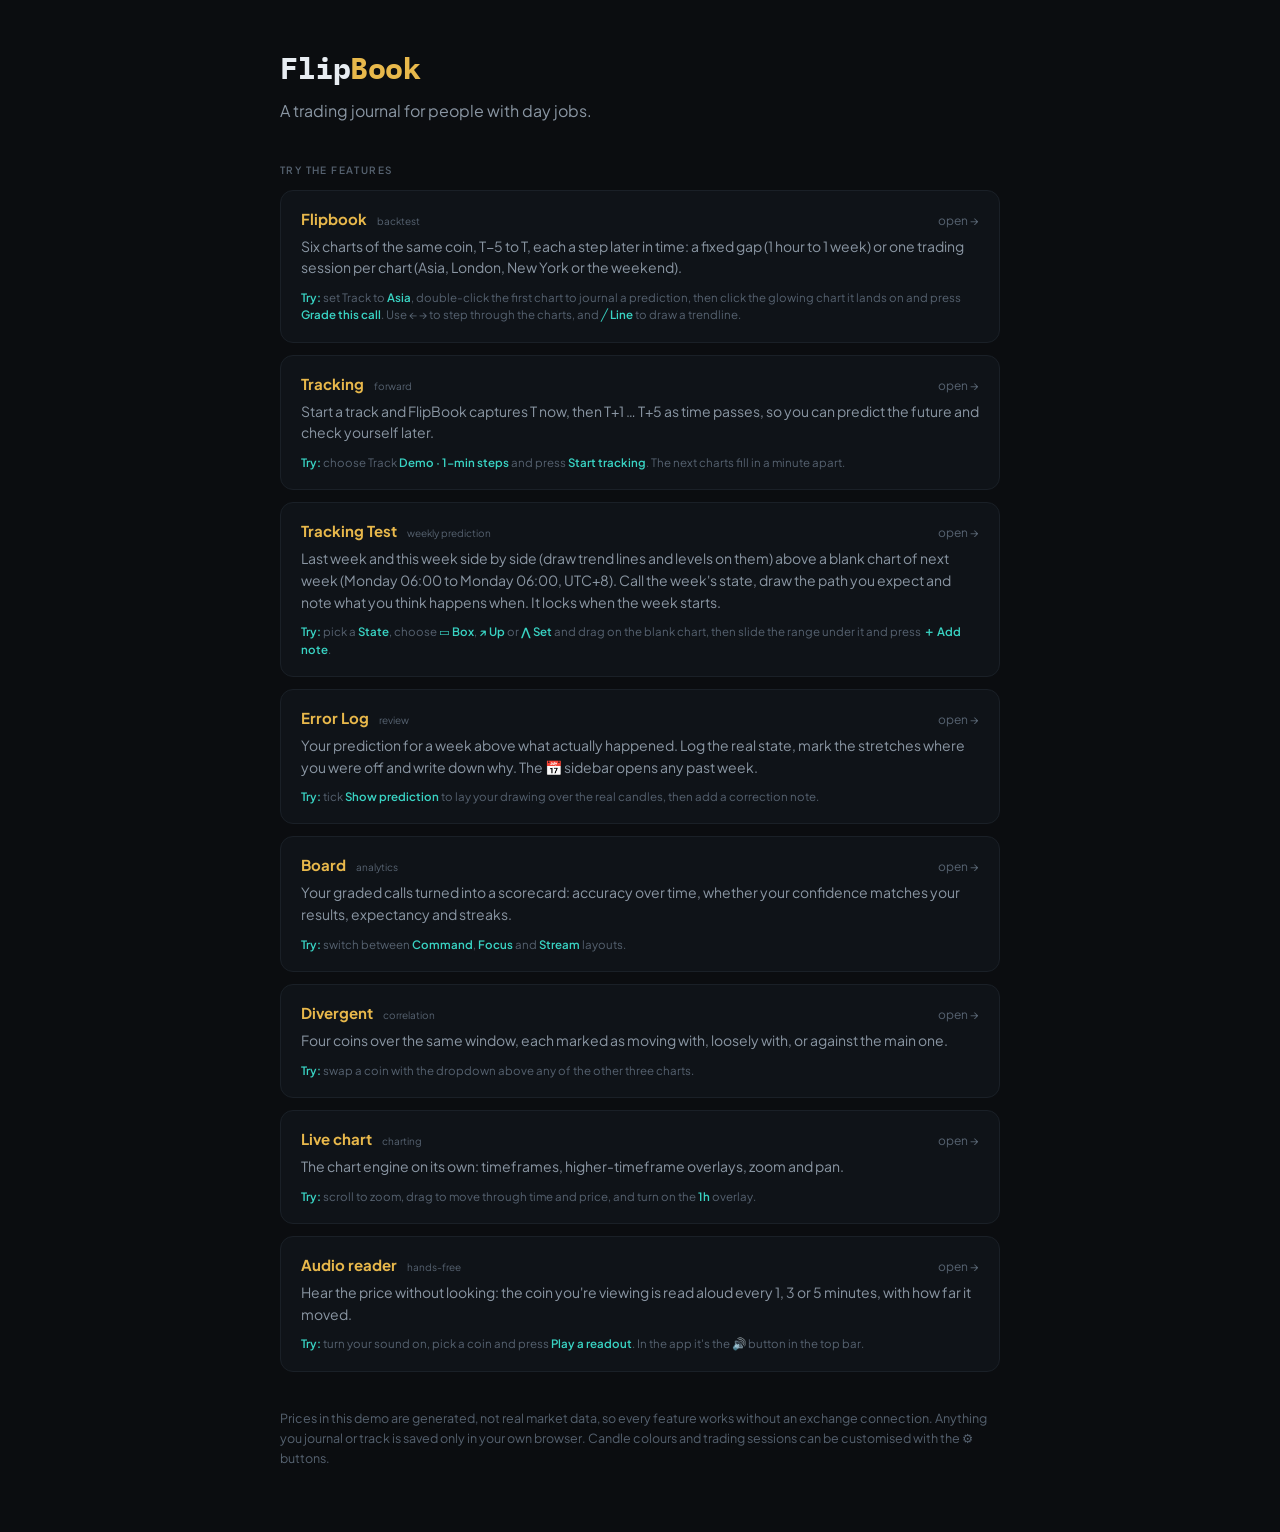
<file: index.html>
<!DOCTYPE html>
<html lang="en">
<head>
<meta charset="UTF-8">
<meta name="viewport" content="width=device-width, initial-scale=1.0">
<title>FlipBook · demo</title>
<link rel="preconnect" href="https://fonts.googleapis.com">
<link rel="preconnect" href="https://fonts.gstatic.com" crossorigin>
<link href="https://fonts.googleapis.com/css2?family=Plus+Jakarta+Sans:wght@400;500;600;700&family=IBM+Plex+Mono:wght@700&display=swap" rel="stylesheet">
<link rel="stylesheet" href="./lib/flipbook-tokens.css">
<style>
  * { margin: 0; padding: 0; box-sizing: border-box; }
  body { background: var(--bg); color: var(--ink); font-family: var(--sans); min-height: 100vh; }
  main { max-width: 760px; margin: 0 auto; padding: 48px 20px 64px; }
  .logo { font-family: var(--logo); font-size: 30px; font-weight: 700; letter-spacing: -0.5px; }
  .logo b { color: var(--amber); }
  .lede { margin-top: 12px; font-size: 16px; line-height: 1.55; color: var(--ink-dim); max-width: 600px; }
  h2 { margin: 40px 0 14px; font-family: var(--mono); font-size: 10px; letter-spacing: 1.4px; text-transform: uppercase; color: var(--ink-faint); font-weight: 600; }
  .cards { display: grid; gap: 12px; }
  a.card { display: block; text-decoration: none; color: inherit; background: var(--panel); border: 1px solid var(--panel-edge); border-radius: 13px; padding: 18px 20px; transition: border-color .15s, transform .15s; }
  a.card:hover { border-color: var(--amber); transform: translateY(-1px); }
  .card .top { display: flex; align-items: baseline; gap: 10px; }
  .card h3 { font-family: var(--mono); font-size: 15px; font-weight: 700; color: var(--amber); }
  .card .tag { font-family: var(--mono); font-size: 10px; color: var(--ink-faint); }
  .card .go { margin-left: auto; font-family: var(--mono); font-size: 12px; color: var(--ink-faint); }
  .card p { margin-top: 8px; font-size: 14px; line-height: 1.55; color: var(--ink-dim); }
  .card .try { margin-top: 10px; font-family: var(--mono); font-size: 11.5px; line-height: 1.5; color: var(--ink-faint); }
  .card .try b { color: var(--teal); font-weight: 600; }
  footer { margin-top: 36px; font-size: 12.5px; line-height: 1.6; color: var(--ink-faint); }
</style>
</head>
<body>
<main>
  <div class="logo">Flip<b>Book</b></div>
  <p class="lede">A trading journal for people with day jobs.</p>

  <h2>Try the features</h2>
  <div class="cards">
    <a class="card" href="flipbook.html">
      <div class="top"><h3>Flipbook</h3><span class="tag">backtest</span><span class="go">open →</span></div>
      <p>Six charts of the same coin, T−5 to T, each a step later in time: a fixed gap (1 hour to 1 week) or one trading session per chart (Asia, London, New York or the weekend).</p>
      <p class="try"><b>Try:</b> set Track to <b>Asia</b>, double-click the first chart to journal a prediction, then click the glowing chart it lands on and press <b>Grade this call</b>. Use ← → to step through the charts, and <b>╱ Line</b> to draw a trendline.</p>
    </a>
    <a class="card" href="tracking.html">
      <div class="top"><h3>Tracking</h3><span class="tag">forward</span><span class="go">open →</span></div>
      <p>Start a track and FlipBook captures T now, then T+1 … T+5 as time passes, so you can predict the future and check yourself later.</p>
      <p class="try"><b>Try:</b> choose Track <b>Demo · 1-min steps</b> and press <b>Start tracking</b>. The next charts fill in a minute apart.</p>
    </a>
    <a class="card" href="tracking-test.html">
      <div class="top"><h3>Tracking Test</h3><span class="tag">weekly prediction</span><span class="go">open →</span></div>
      <p>Last week and this week side by side (draw trend lines and levels on them) above a blank chart of next week (Monday 06:00 to Monday 06:00, UTC+8). Call the week's state, draw the path you expect and note what you think happens when. It locks when the week starts.</p>
      <p class="try"><b>Try:</b> pick a <b>State</b>, choose <b>▭ Box</b>, <b>↗ Up</b> or <b>⋀ Set</b> and drag on the blank chart, then slide the range under it and press <b>＋ Add note</b>.</p>
    </a>
    <a class="card" href="error-log.html">
      <div class="top"><h3>Error Log</h3><span class="tag">review</span><span class="go">open →</span></div>
      <p>Your prediction for a week above what actually happened. Log the real state, mark the stretches where you were off and write down why. The 📅 sidebar opens any past week.</p>
      <p class="try"><b>Try:</b> tick <b>Show prediction</b> to lay your drawing over the real candles, then add a correction note.</p>
    </a>
    <a class="card" href="dashboard.html">
      <div class="top"><h3>Board</h3><span class="tag">analytics</span><span class="go">open →</span></div>
      <p>Your graded calls turned into a scorecard: accuracy over time, whether your confidence matches your results, expectancy and streaks.</p>
      <p class="try"><b>Try:</b> switch between <b>Command</b>, <b>Focus</b> and <b>Stream</b> layouts.</p>
    </a>
    <a class="card" href="divergent.html">
      <div class="top"><h3>Divergent</h3><span class="tag">correlation</span><span class="go">open →</span></div>
      <p>Four coins over the same window, each marked as moving with, loosely with, or against the main one.</p>
      <p class="try"><b>Try:</b> swap a coin with the dropdown above any of the other three charts.</p>
    </a>
    <a class="card" href="engine-demo.html">
      <div class="top"><h3>Live chart</h3><span class="tag">charting</span><span class="go">open →</span></div>
      <p>The chart engine on its own: timeframes, higher-timeframe overlays, zoom and pan.</p>
      <p class="try"><b>Try:</b> scroll to zoom, drag to move through time and price, and turn on the <b>1h</b> overlay.</p>
    </a>
    <a class="card" href="audio.html">
      <div class="top"><h3>Audio reader</h3><span class="tag">hands-free</span><span class="go">open →</span></div>
      <p>Hear the price without looking: the coin you're viewing is read aloud every 1, 3 or 5 minutes, with how far it moved.</p>
      <p class="try"><b>Try:</b> turn your sound on, pick a coin and press <b>Play a readout</b>. In the app it's the <b>🔊</b> button in the top bar.</p>
    </a>
  </div>

  <footer>Prices in this demo are generated, not real market data, so every feature works without an exchange connection. Anything you journal or track is saved only in your own browser. Candle colours and trading sessions can be customised with the ⚙ buttons.</footer>
</main>
</body>
</html>
</file>
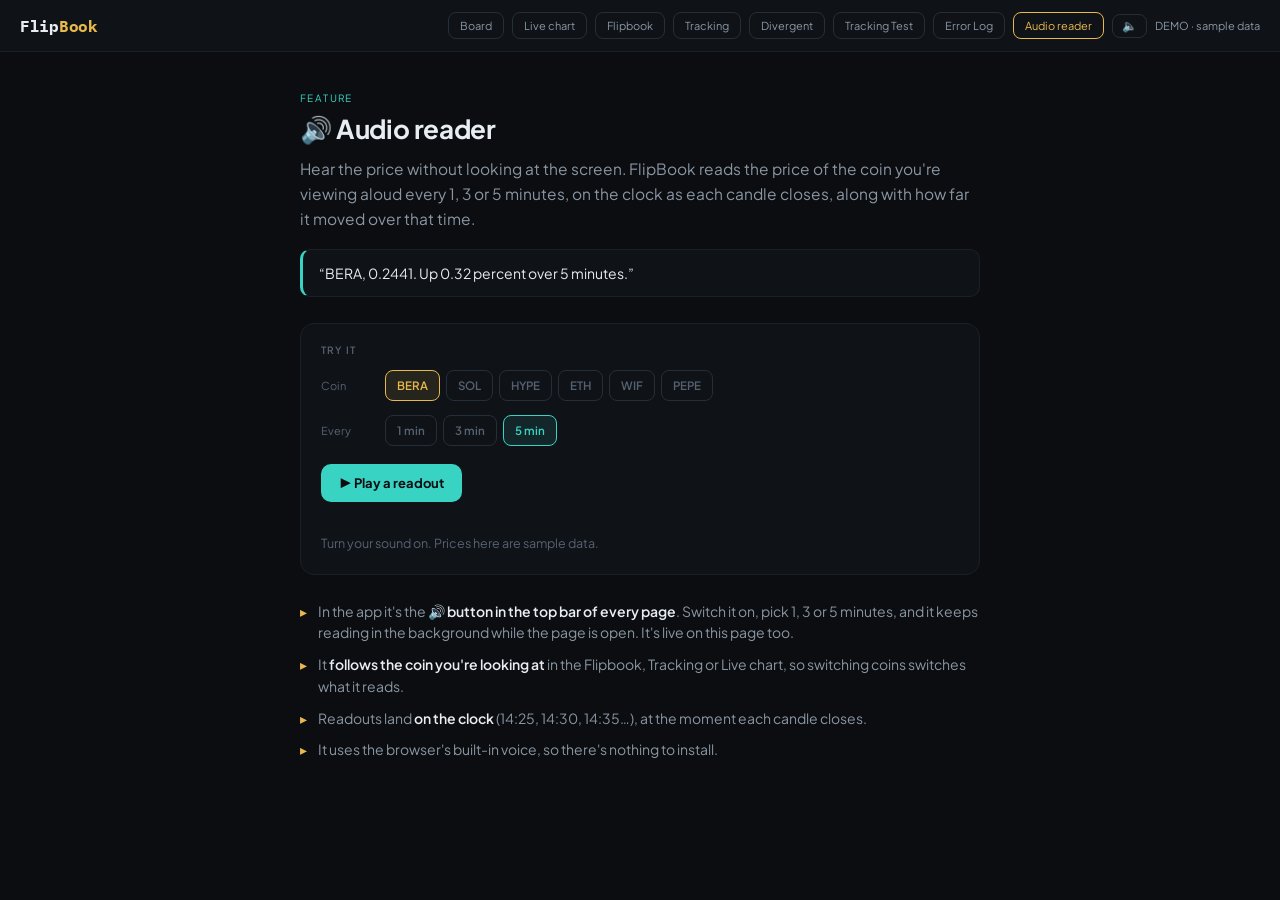
<file: audio.html>
<!DOCTYPE html>
<html lang="en">
<head>
<meta charset="UTF-8">
<meta name="viewport" content="width=device-width, initial-scale=1.0">
<title>FlipBook · audio reader</title>
<link rel="preconnect" href="https://fonts.googleapis.com">
<link rel="preconnect" href="https://fonts.gstatic.com" crossorigin>
<link href="https://fonts.googleapis.com/css2?family=Plus+Jakarta+Sans:wght@400;500;600;700&family=IBM+Plex+Mono:wght@700&display=swap" rel="stylesheet">
<link rel="stylesheet" href="./lib/flipbook-tokens.css">
<style>
  * { margin: 0; padding: 0; box-sizing: border-box; }
  html, body { min-height: 100%; }
  body { background: var(--bg); color: var(--ink); font-family: var(--sans); }
  header { display: flex; align-items: center; gap: 14px; padding: 12px 20px; border-bottom: 1px solid var(--panel-edge); background: var(--panel); }
  .logo { font-family: var(--logo); font-size: 16px; font-weight: 700; letter-spacing: -0.3px; text-decoration: none; color: inherit; }
  .logo b { color: var(--amber); }
  nav { margin-left: auto; display: flex; flex-wrap: wrap; justify-content: flex-end; gap: 8px; align-items: center; }
  nav a { font-family: var(--mono); font-size: 11px; color: var(--ink-dim); text-decoration: none; border: 1px solid var(--line); border-radius: 8px; padding: 6px 11px; }
  nav a:hover { color: var(--ink); border-color: var(--ink-faint); }
  nav a.on { color: var(--amber); border-color: var(--amber); }

  main { max-width: 720px; margin: 0 auto; padding: 40px 20px 60px; }
  .eyebrow { font-family: var(--mono); font-size: 10px; letter-spacing: 1.4px; text-transform: uppercase; color: var(--teal); }
  h1 { margin-top: 8px; font-family: var(--mono); font-size: 26px; letter-spacing: -0.4px; }
  .lede { margin-top: 12px; font-size: 15.5px; line-height: 1.6; color: var(--ink-dim); }
  .quote { margin-top: 18px; font-family: var(--mono); font-size: 14px; color: var(--ink); background: var(--panel); border: 1px solid var(--panel-edge); border-left: 3px solid var(--teal); border-radius: 10px; padding: 14px 16px; }

  .card { margin-top: 26px; background: var(--panel); border: 1px solid var(--panel-edge); border-radius: 14px; padding: 20px; }
  .card h2 { font-family: var(--mono); font-size: 10px; letter-spacing: 1.2px; text-transform: uppercase; color: var(--ink-faint); font-weight: 600; margin-bottom: 14px; }
  .row { display: flex; flex-wrap: wrap; align-items: center; gap: 10px; margin-bottom: 14px; }
  .row > span { font-family: var(--mono); font-size: 11px; color: var(--ink-faint); min-width: 54px; }
  .chips, .seg { display: flex; flex-wrap: wrap; gap: 6px; }
  .chips button, .seg button { font-family: var(--mono); font-size: 11.5px; font-weight: 600; color: var(--ink-faint); background: transparent; border: 1px solid var(--line); border-radius: 8px; padding: 7px 11px; cursor: pointer; }
  .chips button.on { color: var(--amber); border-color: var(--amber); background: var(--amber-soft); }
  .seg button.on { color: var(--teal); border-color: var(--teal); background: var(--teal-soft); }
  .play { margin-top: 4px; display: inline-flex; align-items: center; gap: 9px; font-family: var(--mono); font-size: 13px; font-weight: 700; color: var(--bg); background: var(--teal); border: none; border-radius: 10px; padding: 11px 18px; cursor: pointer; }
  .play:hover { filter: brightness(1.06); }
  .log { margin-top: 18px; display: flex; flex-direction: column; gap: 8px; }
  .log div { font-family: var(--mono); font-size: 12.5px; color: var(--ink-dim); border-left: 2px solid var(--line); padding-left: 10px; }
  .log div b { color: var(--ink-faint); font-weight: 500; margin-right: 8px; }
  .log div:first-child { color: var(--ink); border-left-color: var(--teal); }
  .hint { margin-top: 14px; font-size: 12.5px; line-height: 1.55; color: var(--ink-faint); }

  ul.points { margin-top: 26px; list-style: none; display: grid; gap: 10px; }
  ul.points li { font-size: 14px; line-height: 1.55; color: var(--ink-dim); padding-left: 18px; position: relative; }
  ul.points li::before { content: "▸"; position: absolute; left: 0; color: var(--amber); }
  ul.points b { color: var(--ink); font-weight: 600; }
</style>
</head>
<body>
  <header>
    <a class="logo" href="index.html" title="Demo home">Flip<b>Book</b></a>
    <nav>
      <a href="dashboard.html">Board</a>
      <a href="engine-demo.html">Live chart</a>
      <a href="flipbook.html">Flipbook</a>
      <a href="tracking.html">Tracking</a>
      <a href="divergent.html">Divergent</a>
      <a href="tracking-test.html">Tracking Test</a>
      <a href="error-log.html">Error Log</a>
      <a href="audio.html" class="on">Audio reader</a>
    </nav>
  </header>

  <main>
    <div class="eyebrow">Feature</div>
    <h1>🔊 Audio reader</h1>
    <p class="lede">Hear the price without looking at the screen. FlipBook reads the price of the coin you're viewing aloud every 1, 3 or 5 minutes, on the clock as each candle closes, along with how far it moved over that time.</p>
    <div class="quote">“BERA, 0.2441. Up 0.32 percent over 5 minutes.”</div>

    <section class="card">
      <h2>Try it</h2>
      <div class="row"><span>Coin</span><div class="chips" data-coins></div></div>
      <div class="row"><span>Every</span><div class="seg" data-every>
        <button data-m="1">1 min</button><button data-m="3">3 min</button><button data-m="5" class="on">5 min</button>
      </div></div>
      <button class="play" data-play>▶ Play a readout</button>
      <div class="log" data-log></div>
      <p class="hint" data-hint>Turn your sound on. Prices here are sample data.</p>
    </section>

    <ul class="points">
      <li>In the app it's the <b>🔊 button in the top bar of every page</b>. Switch it on, pick 1, 3 or 5 minutes, and it keeps reading in the background while the page is open. It's live on this page too.</li>
      <li>It <b>follows the coin you're looking at</b> in the Flipbook, Tracking or Live chart, so switching coins switches what it reads.</li>
      <li>Readouts land <b>on the clock</b> (14:25, 14:30, 14:35…), at the moment each candle closes.</li>
      <li>It uses the browser's built-in voice, so there's nothing to install.</li>
    </ul>
  </main>

<script type="module">
  import { API_BASE as apiBase } from './lib/config.js';
  import { INSTRUMENTS } from './lib/data-adapter.js';
  import { priceSentence, mountAudioReader, setReaderAsset } from './lib/audio-reader.js';
  import { mountUserChip } from './lib/auth-ui.js';

  const nav = document.querySelector('nav');
  mountAudioReader(nav, { apiBase });
  mountUserChip(nav, apiBase);

  const $ = s => document.querySelector(s);
  const state = { coin: 'BERA', mins: 5, text: '' };
  const COINS = ['BERA', 'SOL', 'HYPE', 'ETH', 'WIF', 'PEPE'].filter(s => INSTRUMENTS.some(i => i.sym === s));

  $('[data-coins]').innerHTML = COINS.map(s => `<button data-coin="${s}" class="${s === state.coin ? 'on' : ''}">${s}</button>`).join('');
  $('[data-coins]').onclick = e => {
    const b = e.target.closest('button'); if (!b) return;
    state.coin = b.dataset.coin; setReaderAsset(state.coin);
    document.querySelectorAll('[data-coin]').forEach(x => x.classList.toggle('on', x === b));
    prepare();
  };
  $('[data-every]').onclick = e => {
    const b = e.target.closest('button'); if (!b) return;
    state.mins = +b.dataset.m;
    document.querySelectorAll('[data-m]').forEach(x => x.classList.toggle('on', x === b));
    prepare();
  };

  // Keep the sentence ready, so the click speaks straight away (phones only allow speech inside the tap).
  async function prepare() {
    try { state.text = await priceSentence(state.coin, state.mins, apiBase); } catch { state.text = ''; }
  }
  prepare(); setInterval(prepare, 5000);

  $('[data-play]').onclick = async () => {
    if (!state.text) await prepare();
    if (!state.text) return void ($('[data-hint]').textContent = "Couldn't get a price just now. Try again in a moment.");
    const synth = window.speechSynthesis;
    if (synth && typeof SpeechSynthesisUtterance !== 'undefined') {
      synth.cancel();
      const u = new SpeechSynthesisUtterance(state.text); u.lang = 'en-US';
      synth.speak(u);
    } else {
      $('[data-hint]').textContent = "This browser can't speak, but here's what you'd hear:";
    }
    const now = new Date();
    const row = document.createElement('div');
    row.innerHTML = `<b>${String(now.getHours()).padStart(2, '0')}:${String(now.getMinutes()).padStart(2, '0')}</b>`;
    row.append(state.text);
    $('[data-log]').prepend(row);
    while ($('[data-log]').children.length > 4) $('[data-log]').lastChild.remove();
  };
  setReaderAsset(state.coin);
</script>
</body>
</html>
</file>
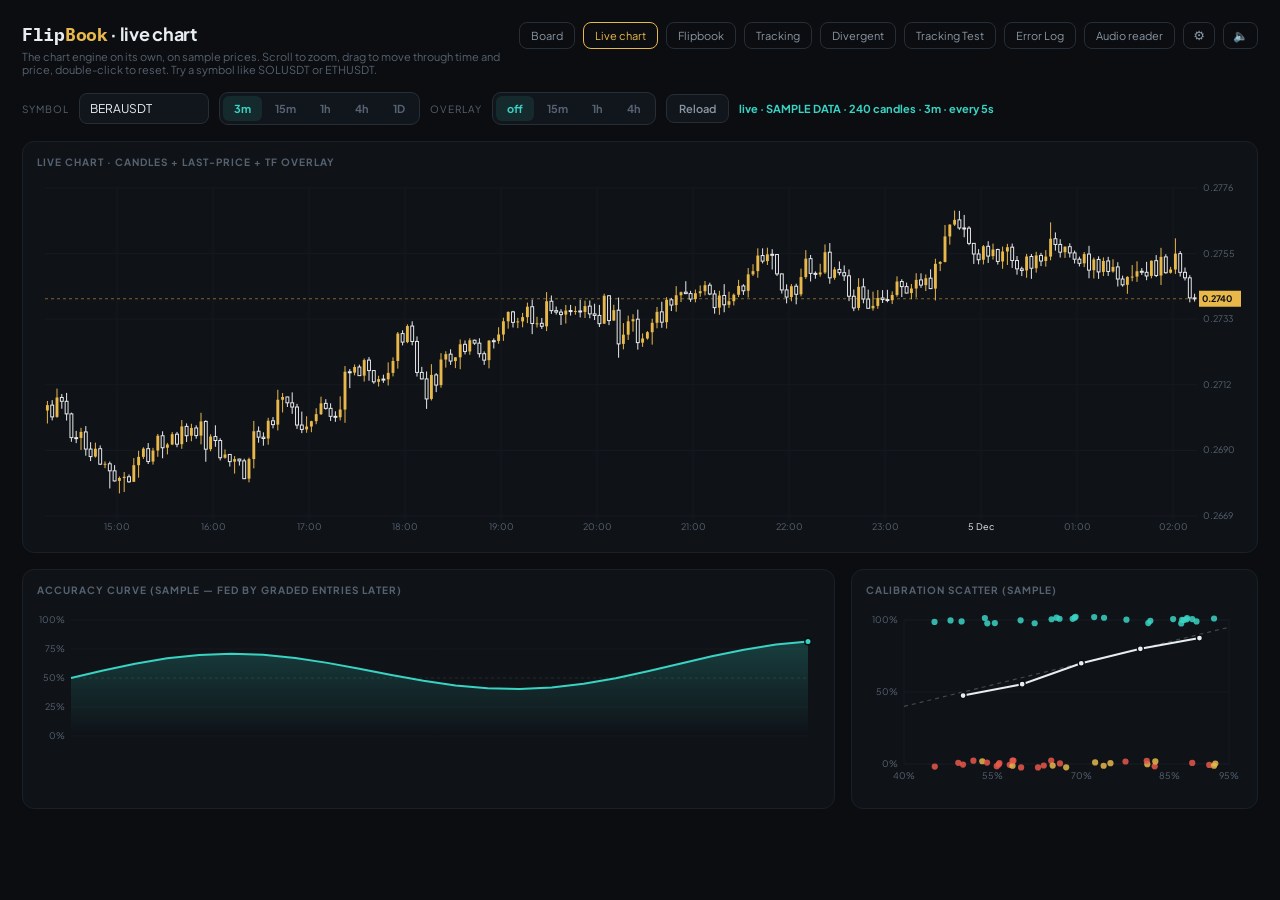
<file: engine-demo.html>
<!DOCTYPE html>
<html lang="en">
<head>
<meta charset="UTF-8">
<meta name="viewport" content="width=device-width, initial-scale=1.0">
<title>FlipBook · engine demo</title>
<link rel="preconnect" href="https://fonts.googleapis.com">
<link rel="preconnect" href="https://fonts.gstatic.com" crossorigin>
<link href="https://fonts.googleapis.com/css2?family=Plus+Jakarta+Sans:wght@400;500;600;700&family=IBM+Plex+Mono:wght@700&display=swap" rel="stylesheet">
<link rel="stylesheet" href="./lib/flipbook-tokens.css">
<style>
  * { margin: 0; padding: 0; box-sizing: border-box; }
  body {
    background: var(--bg); color: var(--ink); font-family: var(--sans);
    min-height: 100vh; display: flex; flex-direction: column; gap: 16px; padding: 22px;
  }
  h1 { font-size: 18px; font-weight: 700; letter-spacing: -0.3px; }
  h1 b { color: var(--amber); }
  .logo { font-family: var(--logo); color: inherit; text-decoration: none; }
  .sub { font-family: var(--mono); font-size: 11px; color: var(--ink-faint); margin-top: 4px; }

  .bar { display: flex; align-items: center; gap: 10px; flex-wrap: wrap; }
  .bar label { font-family: var(--mono); font-size: 10px; letter-spacing: 1px; text-transform: uppercase; color: var(--ink-faint); }
  .bar input {
    font-family: var(--mono); font-size: 12px; color: var(--ink);
    background: var(--panel-2); border: 1px solid var(--line); border-radius: var(--radius-sm); padding: 7px 10px;
  }
  .bar input[type=text] { width: 210px; }

  .tf { display: inline-flex; background: var(--panel-2); border: 1px solid var(--line); border-radius: 9px; padding: 3px; gap: 2px; }
  .tf button {
    font-family: var(--mono); font-size: 11px; font-weight: 700; color: var(--ink-faint);
    background: transparent; border: none; border-radius: 6px; padding: 6px 11px; cursor: pointer; transition: 0.14s;
  }
  .tf button:hover { color: var(--ink-dim); }
  .tf button.on { color: var(--teal); background: var(--teal-soft); }

  .btn {
    font-family: var(--mono); font-size: 11px; font-weight: 600; color: var(--ink-dim);
    background: var(--panel-2); border: 1px solid var(--line); border-radius: var(--radius-sm);
    padding: 7px 12px; cursor: pointer; transition: 0.14s;
  }
  .btn:hover { color: var(--ink); border-color: var(--ink-faint); }

  .grid { display: grid; grid-template-columns: 2fr 1fr; gap: 16px; }
  .card { background: var(--panel); border: 1px solid var(--panel-edge); border-radius: var(--radius); padding: 14px; }
  .card h3 { font-family: var(--mono); font-size: 10px; letter-spacing: 1px; text-transform: uppercase; color: var(--ink-faint); margin-bottom: 10px; }
  canvas { display: block; width: 100%; }
  #cMain { height: 360px; }
  #cCurve { height: 150px; }
  #cScatter { height: 188px; }
  .status { font-family: var(--mono); font-size: 11px; color: var(--ink-faint); }
  .status b { color: var(--teal); }
  .status.err b { color: var(--rose); }
  @media (max-width: 880px) { .grid { grid-template-columns: 1fr; } }
</style>
</head>
<body>
  <div>
  <div style="display:flex;align-items:flex-start;gap:14px">
    <div style="flex:1">
    <h1><a class="logo" href="index.html" title="Demo home" style="text-decoration:none;color:inherit">Flip<b>Book</b></a> · live chart</h1>
    <div class="sub">The chart engine on its own, on sample prices. Scroll to zoom, drag to move through time and price, double-click to reset. Try a symbol like SOLUSDT or ETHUSDT.</div>
    </div>
    <nav style="display:flex;flex-wrap:wrap;justify-content:flex-end;gap:8px">
      <a href="dashboard.html" style="font-family:var(--mono);font-size:11px;color:var(--ink-dim);text-decoration:none;border:1px solid var(--line);border-radius:8px;padding:6px 11px">Board</a>
      <a href="engine-demo.html" style="font-family:var(--mono);font-size:11px;color:var(--amber);text-decoration:none;border:1px solid var(--amber);border-radius:8px;padding:6px 11px">Live chart</a>
      <a href="flipbook.html" style="font-family:var(--mono);font-size:11px;color:var(--ink-dim);text-decoration:none;border:1px solid var(--line);border-radius:8px;padding:6px 11px">Flipbook</a>
      <a href="tracking.html" style="font-family:var(--mono);font-size:11px;color:var(--ink-dim);text-decoration:none;border:1px solid var(--line);border-radius:8px;padding:6px 11px">Tracking</a>
      <a href="divergent.html" style="font-family:var(--mono);font-size:11px;color:var(--ink-dim);text-decoration:none;border:1px solid var(--line);border-radius:8px;padding:6px 11px">Divergent</a>
      <a href="tracking-test.html" style="font-family:var(--mono);font-size:11px;color:var(--ink-dim);text-decoration:none;border:1px solid var(--line);border-radius:8px;padding:6px 11px">Tracking Test</a>
      <a href="error-log.html" style="font-family:var(--mono);font-size:11px;color:var(--ink-dim);text-decoration:none;border:1px solid var(--line);border-radius:8px;padding:6px 11px">Error Log</a>
      <a href="audio.html" style="font-family:var(--mono);font-size:11px;color:var(--ink-dim);text-decoration:none;border:1px solid var(--line);border-radius:8px;padding:6px 11px">Audio reader</a>
    </nav>
  </div>
  </div>

  <div class="bar">
    <input id="api" type="hidden" value="">
    <label>Symbol</label>
    <input id="sym" type="text" value="BERAUSDT" style="width:130px">
    <span class="tf" id="tf">
      <button data-tf="3m" class="on">3m</button>
      <button data-tf="15m">15m</button>
      <button data-tf="1h">1h</button>
      <button data-tf="4h">4h</button>
      <button data-tf="1d">1D</button>
    </span>
    <label>overlay</label>
    <span class="tf" id="ov">
      <button data-ov="0" class="on">off</button>
      <button data-ov="5">15m</button>
      <button data-ov="20">1h</button>
      <button data-ov="80">4h</button>
    </span>
    <button class="btn" id="reload">Reload</button>
    <span class="status" id="status">idle</span>
  </div>

  <div class="card">
    <h3>Live chart · candles + last-price + TF overlay</h3>
    <canvas id="cMain"></canvas>
  </div>

  <div class="grid">
    <div class="card">
      <h3>Accuracy curve (sample — fed by graded entries later)</h3>
      <canvas id="cCurve"></canvas>
    </div>
    <div class="card">
      <h3>Calibration scatter (sample)</h3>
      <canvas id="cScatter"></canvas>
    </div>
  </div>

<script type="module">
  import * as Charts from './lib/chart-engine.js';
  import { mountSettings } from './lib/settings-ui.js';
  import { API_BASE, SAMPLE_ONLY } from './lib/config.js';
  import { mountAudioReader, setReaderAsset } from './lib/audio-reader.js';
  mountSettings(document.querySelector('nav'));
  mountAudioReader(document.querySelector('nav'), { apiBase: API_BASE });
  import {
    fetchKlines, syntheticSeries, createPoller, LIVE_POLL_MS,
    loadInstruments, resolveInstrument, dpForPrice, SOURCE_LABEL,
  } from './lib/data-adapter.js';

  const $ = id => document.getElementById(id);
  $('api').value = API_BASE ?? '';
  if (SAMPLE_ONLY) $('api').placeholder = 'demo: sample data';
  const state = { interval: '3m', overlay: 0, candles: [], dp: 4 };
  let poller = null, loadSeq = 0;

  Charts.register($('cMain'), (ctx, w, h) =>
    Charts.candles(ctx, w, h, state.candles, { overlay: state.overlay, dp: state.dp }));
  Charts.enableZoom($('cMain'));   // scroll to zoom · drag to pan · double-click to reset

  // sample analytics (these get real data once journaling + grading land)
  const accPts = Array.from({ length: 24 }, (_, i) => ({ v: 50 + 18 * Math.sin(i / 3) + i * 0.6 }));
  Charts.register($('cCurve'), (ctx, w, h) => Charts.curve(ctx, w, h, accPts, { color: Charts.THEME.teal }));

  let sd = 7; const rnd = () => { sd = (sd * 1664525 + 1013904223) & 0xffffffff; return (sd >>> 0) / 0xffffffff; };
  const scatterPts = Array.from({ length: 60 }, () => {
    const x = 45 + rnd() * 48, hit = rnd() < (x - 30) / 80;
    return { x, y: hit ? 100 : 0, verdict: hit ? 'hit' : (rnd() < 0.4 ? 'partial' : 'miss') };
  });
  const bins = [50, 60, 70, 80, 90].map(x => ({ x, y: Math.min(95, x - 6 + rnd() * 8) }));
  Charts.register($('cScatter'), (ctx, w, h) => Charts.scatter(ctx, w, h, scatterPts, { bins }));

  const setStatus = (t, cls = '') => { const el = $('status'); el.className = 'status ' + cls; el.innerHTML = cls === 'ok' ? `<b>${t}</b>` : t; };
  function showSynthetic(sym, note) {
    const ref = resolveInstrument(sym);
    state.candles = syntheticSeries({ n: 240, base: ref.base, seed: ref.seed, vol: ref.vol, ramp: 1.2 });
    Charts.refreshAll();
    setStatus(note || `synthetic · ${state.candles.length} candles`, 'err');
  }

  async function load() {
    poller?.stop();
    const apiBase = $('api').value.trim() || null;   // empty = demo mode, straight from the exchange
    const symbol = $('sym').value.trim().toUpperCase();
    setReaderAsset(symbol);

    const seq = ++loadSeq;
    await loadInstruments(apiBase);            // so we know which exchange lists it
    if (seq !== loadSeq) return;               // a newer load() superseded this one
    const ins = resolveInstrument(symbol);
    state.dp = ins.dp ?? 4;

    let gotData = false;
    poller = createPoller(async (signal) => {
      setStatus('fetching…');
      try {
        const data = await fetchKlines({ apiBase, symbol: ins.pair, interval: state.interval, limit: 240, source: ins.source, signal });
        if (!data.length) throw new Error('empty');
        if (ins.dp == null) state.dp = dpForPrice(data.at(-1).c);
        state.candles = data; gotData = true;
        Charts.refreshAll();
        setStatus(`live · ${SOURCE_LABEL[data.source || ins.source]} · ${data.length} candles · ${state.interval} · every ${LIVE_POLL_MS / 1000}s`, 'ok');
      } catch (e) {
        if (e.name === 'AbortError') return;
        if (!gotData) showSynthetic(symbol, `${apiBase ? 'server' : 'exchange'} unreachable — showing sample data`);
        throw e;
      }
    }, { intervalMs: LIVE_POLL_MS });
  }

  $('tf').addEventListener('click', e => {
    const b = e.target.closest('button'); if (!b) return;
    $('tf').querySelectorAll('button').forEach(x => x.classList.toggle('on', x === b));
    state.interval = b.dataset.tf; load();
  });
  $('ov').addEventListener('click', e => {
    const b = e.target.closest('button'); if (!b) return;
    $('ov').querySelectorAll('button').forEach(x => x.classList.toggle('on', x === b));
    state.overlay = +b.dataset.ov; Charts.refreshAll();
  });
  $('reload').addEventListener('click', load);

  load();
</script>
</body>
</html>
</file>
<file: lib/flipbook-tokens.css>
/* ============================================================================
   FlipBook · design tokens
   Single source of truth for the dark-terminal identity. Import once at the
   app root; every view reads these vars. Mirrors THEME in chart-engine.js.
     amber = signature / active   ·   teal = AI / hit / positive   ·   rose = miss
   ========================================================================== */
:root {
  /* surfaces */
  --bg:         #0b0d10;
  --panel:      #0f1318;
  --panel-2:    #11161c;
  --panel-edge: #1a2027;
  --line:       #262e37;
  --grid:       #161b21;

  /* ink */
  --ink:        #e8edf2;
  --ink-dim:    #8a96a3;
  --ink-faint:  #566270;

  /* accents */
  --amber:      #e8b84b;
  --amber-soft: rgba(232, 184, 75, 0.10);
  --teal:       #39d3c3;
  --teal-soft:  rgba(57, 211, 195, 0.10);
  --rose:       #e8584b;
  --rose-soft:  rgba(232, 88, 75, 0.10);

  /* candles */
  --candle-up:   #e8b84b;
  --candle-down: #e7e9ec;

  /* type */
  --sans: 'Plus Jakarta Sans', system-ui, -apple-system, 'Segoe UI', Arial, sans-serif;
  --mono: var(--sans);   /* labels & figures share the UI face */
  --logo: 'IBM Plex Mono', ui-monospace, 'SF Mono', Menlo, monospace;

  /* shape */
  --radius:    12px;
  --radius-sm: 8px;
}

/* form controls follow the page font unless a view sets one */
:where(button, input, select, textarea) { font-family: inherit; }
</file>
